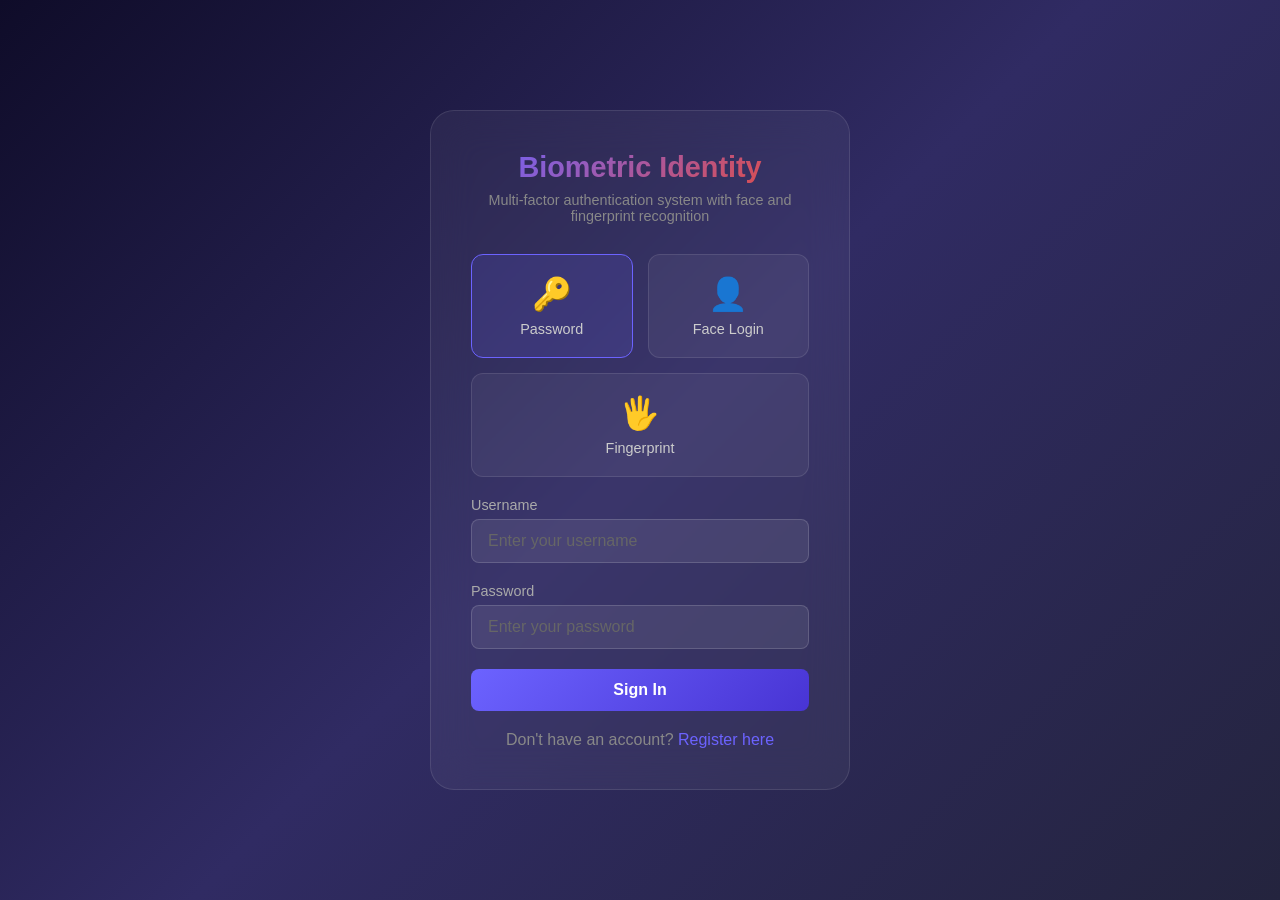
<file: frontend/index.html>
<!DOCTYPE html>
<html lang="en">
<head>
    <meta charset="UTF-8">
    <meta name="viewport" content="width=device-width, initial-scale=1.0">
    <title>Multi-Biometric Identity Verification System</title>
    <link rel="stylesheet" href="css/style.css">
</head>
<body>
    <div class="auth-container">
        <div class="auth-card">
            <h1>Biometric Identity</h1>
            <p class="subtitle">Multi-factor authentication system with face and fingerprint recognition</p>

            <div id="message"></div>

            <div class="biometric-options">
                <div class="biometric-option selected" onclick="selectLoginOption('password')">
                    <div class="icon">🔑</div>
                    <div class="label">Password</div>
                </div>
                <div class="biometric-option" onclick="selectLoginOption('face')">
                    <div class="icon">👤</div>
                    <div class="label">Face Login</div>
                </div>
                <div class="biometric-option" onclick="selectLoginOption('fingerprint')">
                    <div class="icon">🖐️</div>
                    <div class="label">Fingerprint</div>
                </div>
            </div>

            <div id="password-login" class="tab-content active">
                <form id="loginForm" onsubmit="handlePasswordLogin(event)">
                    <div class="form-group">
                        <label for="username">Username</label>
                        <input type="text" id="username" placeholder="Enter your username" required>
                    </div>
                    <div class="form-group">
                        <label for="password">Password</label>
                        <input type="password" id="password" placeholder="Enter your password" required>
                    </div>
                    <button type="submit" class="btn btn-primary" style="width:100%">Sign In</button>
                </form>
            </div>

            <div id="face-login" class="tab-content">
                <p style="color:#aaa;margin-bottom:15px;font-size:0.9rem">Capture your face to authenticate. Use a webcam or upload an image.</p>
                <div class="camera-container">
                    <video id="faceVideo" autoplay muted playsinline></video>
                    <canvas id="faceCanvas"></canvas>
                </div>
                <div style="display:flex;gap:10px;margin-top:15px">
                    <button onclick="startCamera()" class="btn btn-secondary" style="flex:1">📷 Start Camera</button>
                    <button onclick="captureFace()" class="btn btn-primary" style="flex:1" disabled id="captureBtn">Capture</button>
                </div>
                <input type="file" id="faceUpload" accept="image/*" style="display:none" onchange="handleFaceUpload(event)">
                <button onclick="document.getElementById('faceUpload').click()" class="btn btn-secondary" style="width:100%;margin-top:10px">📁 Upload Face Image</button>
                <button onclick="loginWithFace()" class="btn btn-success" style="width:100%;margin-top:15px" id="faceLoginBtn" disabled>Login with Face</button>
            </div>

            <div id="fingerprint-login" class="tab-content">
                <p style="color:#aaa;margin-bottom:15px;font-size:0.9rem">Enter your fingerprint code (simulated) or use the fingerprint scanner.</p>
                <div class="form-group">
                    <label for="fingerprintCode">Fingerprint Code</label>
                    <input type="text" id="fingerprintCode" placeholder="Enter your fingerprint code">
                </div>
                <button onclick="loginWithFingerprint()" class="btn btn-primary" style="width:100%">🔍 Verify Fingerprint</button>
            </div>

            <div class="auth-footer">
                Don't have an account? <a href="register.html">Register here</a>
            </div>
        </div>
    </div>

    <script src="js/api.js"></script>
    <script src="js/auth.js"></script>
</body>
</html>
</file>
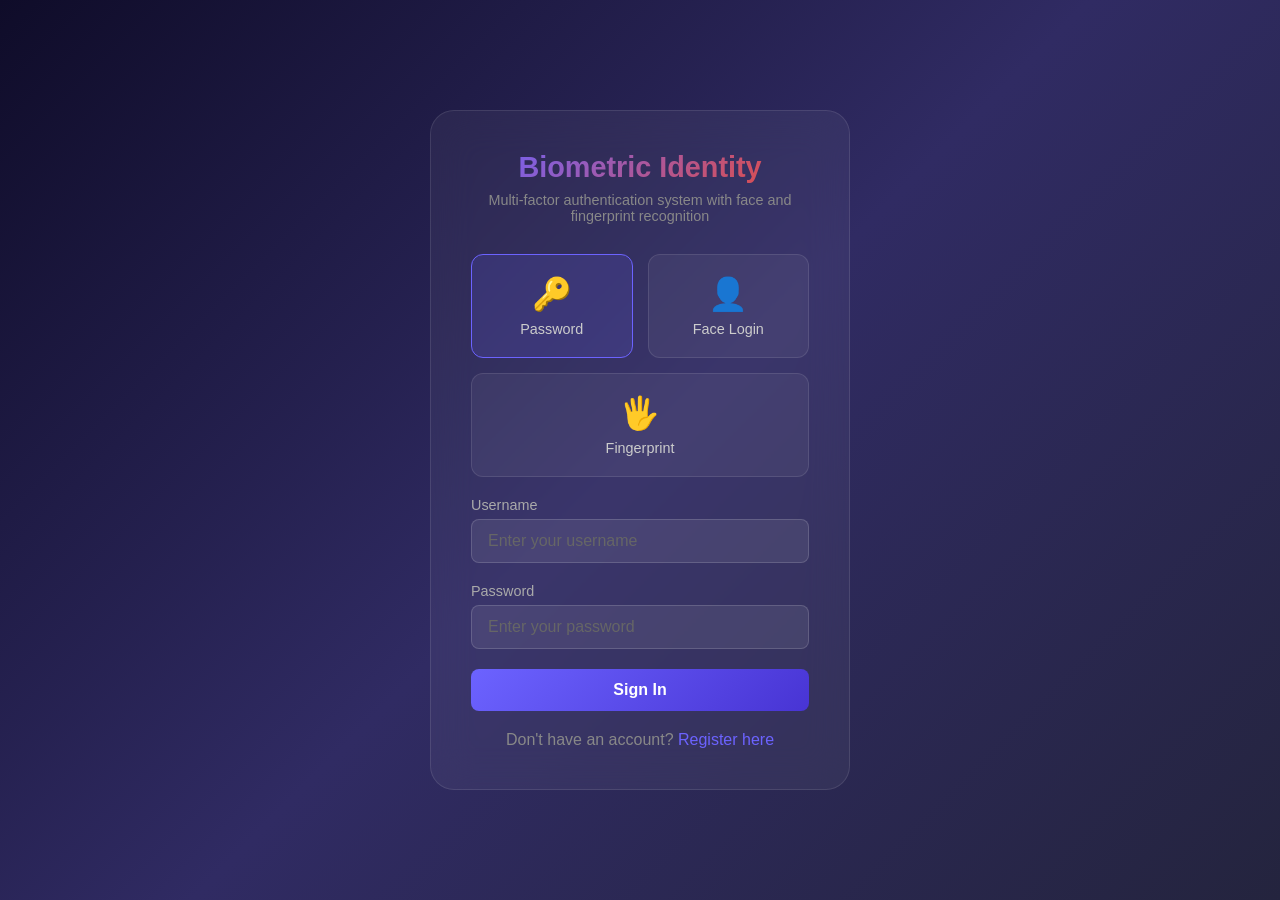
<file: frontend/admin.html>
<!DOCTYPE html>
<html lang="en">
<head>
    <meta charset="UTF-8">
    <meta name="viewport" content="width=device-width, initial-scale=1.0">
    <title>Admin Panel - Biometric Identity System</title>
    <link rel="stylesheet" href="css/style.css">
</head>
<body>
    <div class="container">
        <nav class="navbar">
            <div class="brand">BioIdentity Admin</div>
            <div class="nav-links">
                <span class="user-info" id="userInfo">Loading...</span>
                <a href="dashboard.html">Dashboard</a>
                <a href="admin.html">Admin</a>
                <a href="javascript:void(0)" onclick="logout()">Logout</a>
            </div>
        </nav>

        <div id="message"></div>

        <div class="grid-3 mb-20" id="statCards">
            <div class="stat-card">
                <div class="stat-value" id="totalUsers">-</div>
                <div class="stat-label">Total Users</div>
            </div>
            <div class="stat-card">
                <div class="stat-value" id="todayAttendance">-</div>
                <div class="stat-label">Today's Attendance</div>
            </div>
            <div class="stat-card">
                <div class="stat-value" id="biometricCount">-</div>
                <div class="stat-label">Biometrics Registered</div>
            </div>
        </div>

        <div class="tab-container">
            <button class="tab-btn active" onclick="switchAdminTab('users', this)">Users</button>
            <button class="tab-btn" onclick="switchAdminTab('attendance', this)">Attendance</button>
            <button class="tab-btn" onclick="switchAdminTab('actions', this)">Admin Log</button>
            <button class="tab-btn" onclick="switchAdminTab('settings', this)">Settings</button>
        </div>

        <div id="admin-users" class="tab-content active">
            <div class="card">
                <div class="flex-between mb-20">
                    <h2>User Management</h2>
                </div>
                <div class="search-box">
                    <input type="text" id="userSearch" placeholder="Search users by name, username, or email..." oninput="searchUsers()">
                    <button onclick="loadUsers()" class="btn btn-primary">Search</button>
                </div>
                <div id="usersTable">
                    <div class="loading"></div>
                </div>
            </div>
        </div>

        <div id="admin-attendance" class="tab-content">
            <div class="card">
                <div class="flex-between mb-20">
                    <h2>Attendance Records</h2>
                </div>
                <div id="attendanceTable">
                    <div class="loading"></div>
                </div>
            </div>
        </div>

        <div id="admin-actions" class="tab-content">
            <div class="card">
                <div class="flex-between mb-20">
                    <h2>Admin Action Log</h2>
                </div>
                <div id="actionsTable">
                    <div class="loading"></div>
                </div>
            </div>
        </div>

        <div id="admin-settings" class="tab-content">
            <div class="card">
                <h2>System Settings</h2>
                <p style="color:#888;margin-bottom:20px">Configure the biometric identity verification system.</p>
                <div class="form-group">
                    <label>Face Recognition Threshold</label>
                    <input type="range" id="faceThreshold" min="0.1" max="0.8" step="0.05" value="0.4" style="width:100%">
                    <span style="color:#888;font-size:0.85rem">Current: <span id="faceThresholdVal">0.40</span></span>
                </div>
                <div class="form-group">
                    <label>Fingerprint Match Threshold</label>
                    <input type="range" id="fpThreshold" min="0.5" max="0.95" step="0.05" value="0.75" style="width:100%">
                    <span style="color:#888;font-size:0.85rem">Current: <span id="fpThresholdVal">0.75</span></span>
                </div>
                <button onclick="saveSettings()" class="btn btn-primary">Save Settings</button>
            </div>
        </div>
    </div>

    <div id="userModal" class="modal-overlay hidden" onclick="if(event.target===this)closeUserModal()">
        <div class="modal">
            <h2 id="userModalTitle">User Details</h2>
            <div id="userModalBody"></div>
            <div class="modal-actions">
                <button onclick="closeUserModal()" class="btn btn-secondary">Close</button>
            </div>
        </div>
    </div>

    <script src="js/api.js"></script>
    <script src="js/auth.js"></script>
    <script src="js/admin.js"></script>
</body>
</html>
</file>
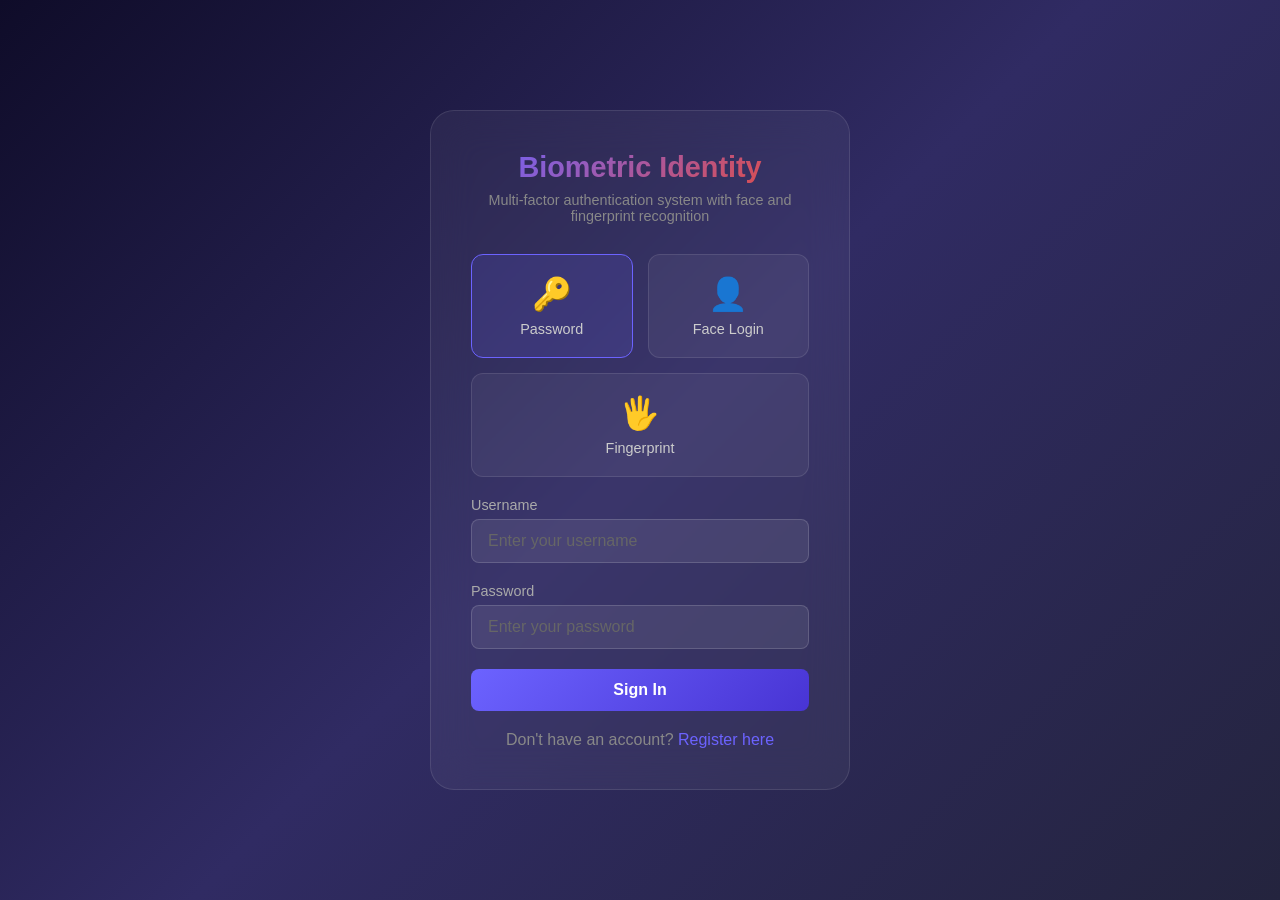
<file: frontend/dashboard.html>
<!DOCTYPE html>
<html lang="en">
<head>
    <meta charset="UTF-8">
    <meta name="viewport" content="width=device-width, initial-scale=1.0">
    <title>Dashboard - Biometric Identity System</title>
    <link rel="stylesheet" href="css/style.css">
</head>
<body>
    <div class="container">
        <nav class="navbar">
            <div class="brand">BioIdentity System</div>
            <div class="nav-links">
                <span class="user-info" id="userInfo">Loading...</span>
                <a href="dashboard.html">Dashboard</a>
                <a href="javascript:void(0)" onclick="registerBiometric()">Add Biometric</a>
                <a href="javascript:void(0)" onclick="logout()">Logout</a>
            </div>
        </nav>

        <div id="message"></div>

        <div class="grid-2 mb-20">
            <div class="card">
                <div class="flex-between mb-10">
                    <h2>Profile</h2>
                    <span id="roleBadge"></span>
                </div>
                <div id="profileInfo">
                    <div class="loading"></div>
                </div>
            </div>
            <div class="card">
                <div class="flex-between mb-10">
                    <h2>Attendance</h2>
                    <span class="badge badge-active" id="todayStatus">Today: --</span>
                </div>
                <div id="attendanceActions">
                    <button onclick="checkIn()" class="btn btn-success" style="width:100%" id="checkInBtn">Check In Now</button>
                </div>
                <div id="attendanceList" style="margin-top:20px">
                    <div class="loading"></div>
                </div>
            </div>
        </div>

        <div class="card">
            <div class="flex-between mb-10">
                <h2>Registered Biometrics</h2>
                <button onclick="registerBiometric()" class="btn btn-secondary">+ Add</button>
            </div>
            <div id="biometricList">
                <div class="loading"></div>
            </div>
        </div>
    </div>

    <div id="biometricModal" class="modal-overlay hidden" onclick="if(event.target===this)closeBiometricModal()">
        <div class="modal">
            <h2>Register Biometric</h2>
            <div id="biometricModalBody"></div>
            <div class="modal-actions">
                <button onclick="closeBiometricModal()" class="btn btn-secondary">Cancel</button>
            </div>
        </div>
    </div>

    <script src="js/api.js"></script>
    <script src="js/auth.js"></script>
    <script src="js/face.js"></script>
</body>
</html>
</file>
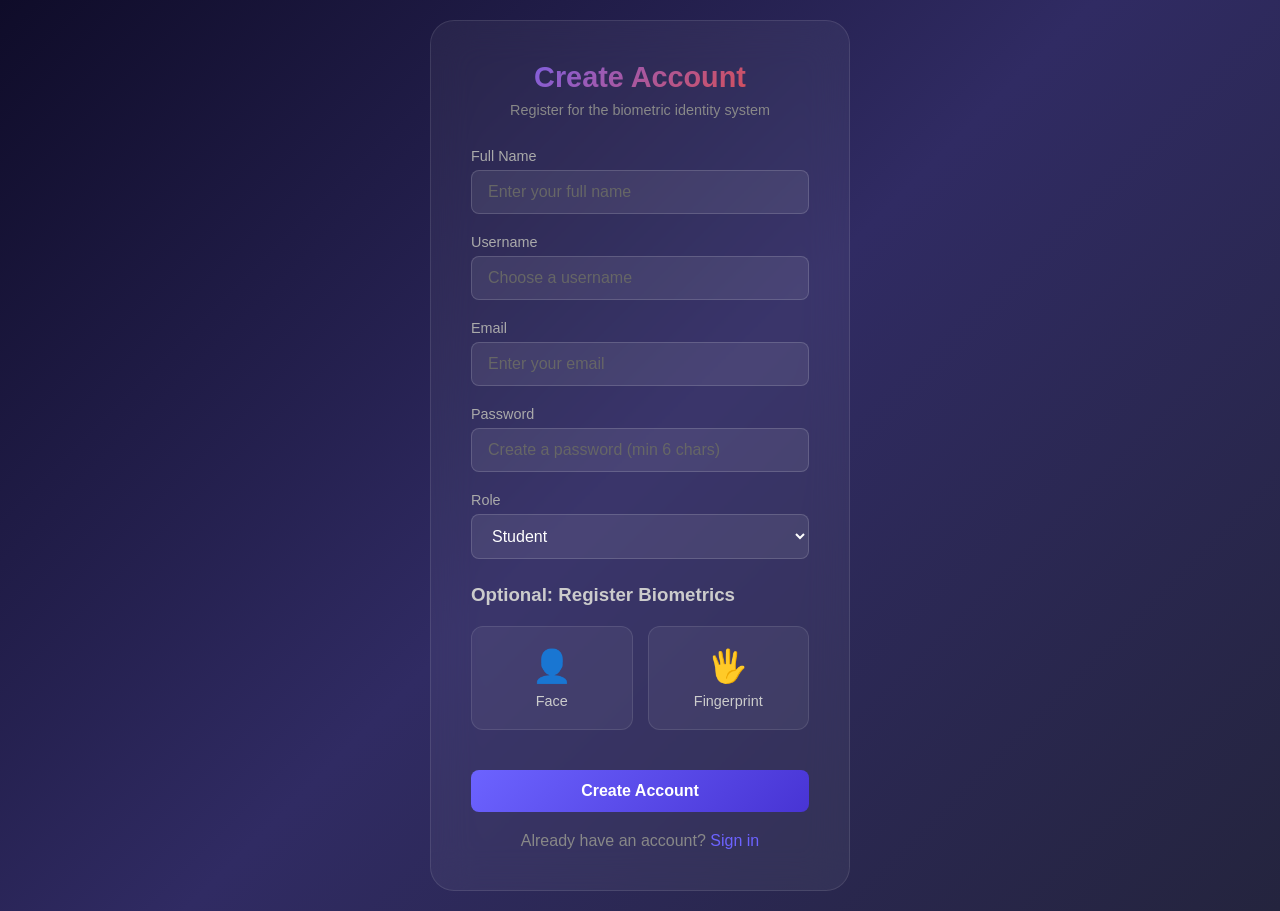
<file: frontend/register.html>
<!DOCTYPE html>
<html lang="en">
<head>
    <meta charset="UTF-8">
    <meta name="viewport" content="width=device-width, initial-scale=1.0">
    <title>Register - Biometric Identity System</title>
    <link rel="stylesheet" href="css/style.css">
</head>
<body>
    <div class="auth-container">
        <div class="auth-card">
            <h1>Create Account</h1>
            <p class="subtitle">Register for the biometric identity system</p>

            <div id="message"></div>

            <form id="registerForm" onsubmit="handleRegister(event)">
                <div class="form-group">
                    <label for="fullName">Full Name</label>
                    <input type="text" id="fullName" placeholder="Enter your full name" required>
                </div>
                <div class="form-group">
                    <label for="username">Username</label>
                    <input type="text" id="username" placeholder="Choose a username" required>
                </div>
                <div class="form-group">
                    <label for="email">Email</label>
                    <input type="email" id="email" placeholder="Enter your email" required>
                </div>
                <div class="form-group">
                    <label for="password">Password</label>
                    <input type="password" id="password" placeholder="Create a password (min 6 chars)" required>
                </div>
                <div class="form-group">
                    <label for="role">Role</label>
                    <select id="role">
                        <option value="student">Student</option>
                        <option value="admin">Admin</option>
                    </select>
                </div>

                <h3 style="margin-top:25px;margin-bottom:15px;color:#ccc">Optional: Register Biometrics</h3>

                <div class="biometric-options">
                    <div class="biometric-option" id="reg-face-option" onclick="toggleRegBiometric('face')">
                        <div class="icon">👤</div>
                        <div class="label">Face</div>
                    </div>
                    <div class="biometric-option" id="reg-fp-option" onclick="toggleRegBiometric('fingerprint')">
                        <div class="icon">🖐️</div>
                        <div class="label">Fingerprint</div>
                    </div>
                </div>

                <div id="reg-face-section" class="hidden">
                    <p style="color:#aaa;margin-bottom:10px;font-size:0.9rem">Capture your face for biometric registration.</p>
                    <div class="camera-container">
                        <video id="regFaceVideo" autoplay muted playsinline></video>
                        <canvas id="regFaceCanvas"></canvas>
                    </div>
                    <div style="display:flex;gap:10px;margin-top:10px">
                        <button type="button" onclick="startRegCamera()" class="btn btn-secondary" style="flex:1">📷 Start Camera</button>
                        <button type="button" onclick="captureRegFace()" class="btn btn-primary" style="flex:1" id="regCaptureBtn" disabled>Capture</button>
                    </div>
                    <input type="file" id="regFaceUpload" accept="image/*" style="display:none" onchange="handleRegFaceUpload(event)">
                    <button type="button" onclick="document.getElementById('regFaceUpload').click()" class="btn btn-secondary" style="width:100%;margin-top:10px">📁 Upload Face Image</button>
                </div>

                <div id="reg-fingerprint-section" class="hidden">
                    <p style="color:#aaa;margin-bottom:10px;font-size:0.9rem">Enter a fingerprint code to simulate fingerprint registration.</p>
                    <div class="form-group">
                        <input type="text" id="regFingerprintCode" placeholder="Enter fingerprint code">
                    </div>
                </div>

                <button type="submit" class="btn btn-primary" style="width:100%;margin-top:20px">Create Account</button>
            </form>

            <div class="auth-footer">
                Already have an account? <a href="index.html">Sign in</a>
            </div>
        </div>
    </div>

    <script src="js/api.js"></script>
    <script src="js/auth.js"></script>
</body>
</html>
</file>
<file: frontend/css/style.css>
* {
    margin: 0;
    padding: 0;
    box-sizing: border-box;
}

body {
    font-family: -apple-system, BlinkMacSystemFont, 'Segoe UI', Roboto, Oxygen, Ubuntu, sans-serif;
    background: linear-gradient(135deg, #0f0c29, #302b63, #24243e);
    min-height: 100vh;
    color: #e0e0e0;
}

.container {
    max-width: 1200px;
    margin: 0 auto;
    padding: 20px;
}

.card {
    background: rgba(255, 255, 255, 0.05);
    backdrop-filter: blur(20px);
    border: 1px solid rgba(255, 255, 255, 0.1);
    border-radius: 16px;
    padding: 30px;
    margin-bottom: 20px;
}

.card h2 {
    font-size: 1.5rem;
    margin-bottom: 20px;
    color: #fff;
}

.card h3 {
    font-size: 1.2rem;
    margin-bottom: 15px;
    color: #ccc;
}

.form-group {
    margin-bottom: 20px;
}

.form-group label {
    display: block;
    margin-bottom: 6px;
    color: #aaa;
    font-size: 0.9rem;
    font-weight: 500;
}

.form-group input,
.form-group select {
    width: 100%;
    padding: 12px 16px;
    background: rgba(255, 255, 255, 0.08);
    border: 1px solid rgba(255, 255, 255, 0.15);
    border-radius: 8px;
    color: #fff;
    font-size: 1rem;
    outline: none;
    transition: border-color 0.3s;
}

.form-group input:focus,
.form-group select:focus {
    border-color: #6c63ff;
}

.form-group input::placeholder {
    color: #666;
}

.btn {
    display: inline-flex;
    align-items: center;
    justify-content: center;
    gap: 8px;
    padding: 12px 24px;
    border: none;
    border-radius: 8px;
    font-size: 1rem;
    font-weight: 600;
    cursor: pointer;
    transition: all 0.3s;
    text-decoration: none;
}

.btn-primary {
    background: linear-gradient(135deg, #6c63ff, #4834d4);
    color: #fff;
}

.btn-primary:hover {
    transform: translateY(-2px);
    box-shadow: 0 8px 25px rgba(108, 99, 255, 0.4);
}

.btn-secondary {
    background: rgba(255, 255, 255, 0.1);
    color: #e0e0e0;
    border: 1px solid rgba(255, 255, 255, 0.2);
}

.btn-secondary:hover {
    background: rgba(255, 255, 255, 0.2);
}

.btn-danger {
    background: linear-gradient(135deg, #e74c3c, #c0392b);
    color: #fff;
}

.btn-danger:hover {
    transform: translateY(-2px);
    box-shadow: 0 8px 25px rgba(231, 76, 60, 0.4);
}

.btn-success {
    background: linear-gradient(135deg, #2ecc71, #27ae60);
    color: #fff;
}

.btn-success:hover {
    transform: translateY(-2px);
    box-shadow: 0 8px 25px rgba(46, 204, 113, 0.4);
}

.btn:disabled {
    opacity: 0.6;
    cursor: not-allowed;
    transform: none !important;
}

.auth-container {
    display: flex;
    justify-content: center;
    align-items: center;
    min-height: 100vh;
    padding: 20px;
}

.auth-card {
    background: rgba(255, 255, 255, 0.05);
    backdrop-filter: blur(20px);
    border: 1px solid rgba(255, 255, 255, 0.1);
    border-radius: 24px;
    padding: 40px;
    width: 100%;
    max-width: 420px;
}

.auth-card h1 {
    text-align: center;
    margin-bottom: 8px;
    background: linear-gradient(135deg, #6c63ff, #e74c3c);
    -webkit-background-clip: text;
    -webkit-text-fill-color: transparent;
    font-size: 1.8rem;
}

.auth-card .subtitle {
    text-align: center;
    color: #888;
    margin-bottom: 30px;
    font-size: 0.9rem;
}

.auth-card .auth-footer {
    text-align: center;
    margin-top: 20px;
    color: #888;
}

.auth-card .auth-footer a {
    color: #6c63ff;
    text-decoration: none;
}

.auth-card .auth-footer a:hover {
    text-decoration: underline;
}

.alert {
    padding: 12px 16px;
    border-radius: 8px;
    margin-bottom: 20px;
    font-size: 0.9rem;
}

.alert-error {
    background: rgba(231, 76, 60, 0.15);
    border: 1px solid rgba(231, 76, 60, 0.3);
    color: #e74c3c;
}

.alert-success {
    background: rgba(46, 204, 113, 0.15);
    border: 1px solid rgba(46, 204, 113, 0.3);
    color: #2ecc71;
}

.alert-info {
    background: rgba(52, 152, 219, 0.15);
    border: 1px solid rgba(52, 152, 219, 0.3);
    color: #3498db;
}

.tab-container {
    display: flex;
    gap: 4px;
    margin-bottom: 25px;
    background: rgba(255, 255, 255, 0.05);
    border-radius: 12px;
    padding: 4px;
}

.tab-btn {
    flex: 1;
    padding: 10px 20px;
    border: none;
    background: transparent;
    color: #888;
    cursor: pointer;
    border-radius: 8px;
    font-size: 0.9rem;
    font-weight: 500;
    transition: all 0.3s;
}

.tab-btn.active {
    background: rgba(108, 99, 255, 0.3);
    color: #fff;
}

.tab-btn:hover:not(.active) {
    color: #ccc;
}

.tab-content {
    display: none;
}

.tab-content.active {
    display: block;
}

.navbar {
    display: flex;
    justify-content: space-between;
    align-items: center;
    padding: 15px 0;
    margin-bottom: 30px;
    border-bottom: 1px solid rgba(255, 255, 255, 0.1);
}

.navbar .brand {
    font-size: 1.3rem;
    font-weight: 700;
    background: linear-gradient(135deg, #6c63ff, #e74c3c);
    -webkit-background-clip: text;
    -webkit-text-fill-color: transparent;
}

.navbar .nav-links {
    display: flex;
    gap: 15px;
    align-items: center;
}

.navbar .nav-links a {
    color: #aaa;
    text-decoration: none;
    font-size: 0.9rem;
    transition: color 0.3s;
}

.navbar .nav-links a:hover {
    color: #fff;
}

.navbar .nav-links .user-info {
    color: #888;
    font-size: 0.85rem;
    padding: 6px 12px;
    background: rgba(255, 255, 255, 0.05);
    border-radius: 6px;
}

.badge {
    display: inline-block;
    padding: 3px 10px;
    border-radius: 20px;
    font-size: 0.75rem;
    font-weight: 600;
    text-transform: uppercase;
}

.badge-admin {
    background: rgba(231, 76, 60, 0.2);
    color: #e74c3c;
}

.badge-student {
    background: rgba(52, 152, 219, 0.2);
    color: #3498db;
}

.badge-active {
    background: rgba(46, 204, 113, 0.2);
    color: #2ecc71;
}

.badge-inactive {
    background: rgba(149, 165, 166, 0.2);
    color: #95a5a6;
}

table {
    width: 100%;
    border-collapse: collapse;
    margin-top: 15px;
}

table th,
table td {
    padding: 12px 15px;
    text-align: left;
    border-bottom: 1px solid rgba(255, 255, 255, 0.08);
}

table th {
    color: #888;
    font-weight: 600;
    font-size: 0.85rem;
    text-transform: uppercase;
    letter-spacing: 0.5px;
}

table td {
    color: #ccc;
    font-size: 0.9rem;
}

table tr:hover td {
    background: rgba(255, 255, 255, 0.03);
}

.grid-2 {
    display: grid;
    grid-template-columns: 1fr 1fr;
    gap: 20px;
}

.grid-3 {
    display: grid;
    grid-template-columns: 1fr 1fr 1fr;
    gap: 20px;
}

.stat-card {
    background: rgba(255, 255, 255, 0.05);
    border-radius: 12px;
    padding: 20px;
    text-align: center;
}

.stat-card .stat-value {
    font-size: 2rem;
    font-weight: 700;
    color: #fff;
}

.stat-card .stat-label {
    color: #888;
    font-size: 0.85rem;
    margin-top: 4px;
}

.camera-container {
    width: 100%;
    max-width: 400px;
    margin: 0 auto;
}

.camera-container video {
    width: 100%;
    border-radius: 8px;
    background: #000;
}

.camera-container canvas {
    display: none;
}

.biometric-options {
    display: flex;
    gap: 15px;
    margin: 20px 0;
    flex-wrap: wrap;
}

.biometric-option {
    flex: 1;
    min-width: 140px;
    padding: 20px;
    background: rgba(255, 255, 255, 0.05);
    border: 1px solid rgba(255, 255, 255, 0.1);
    border-radius: 12px;
    text-align: center;
    cursor: pointer;
    transition: all 0.3s;
}

.biometric-option:hover {
    background: rgba(255, 255, 255, 0.1);
    border-color: #6c63ff;
}

.biometric-option.selected {
    background: rgba(108, 99, 255, 0.15);
    border-color: #6c63ff;
}

.biometric-option .icon {
    font-size: 2rem;
    margin-bottom: 8px;
}

.biometric-option .label {
    color: #ccc;
    font-size: 0.9rem;
}

.loading {
    display: flex;
    justify-content: center;
    align-items: center;
    padding: 40px;
}

.loading::after {
    content: '';
    width: 40px;
    height: 40px;
    border: 3px solid rgba(255, 255, 255, 0.1);
    border-top-color: #6c63ff;
    border-radius: 50%;
    animation: spin 0.8s linear infinite;
}

@keyframes spin {
    to { transform: rotate(360deg); }
}

.hidden {
    display: none !important;
}

.mt-10 { margin-top: 10px; }
.mt-20 { margin-top: 20px; }
.mb-10 { margin-bottom: 10px; }
.mb-20 { margin-bottom: 20px; }
.text-center { text-align: center; }
.text-right { text-align: right; }
.flex { display: flex; }
.flex-between { display: flex; justify-content: space-between; align-items: center; }
.gap-10 { gap: 10px; }
.gap-15 { gap: 15px; }

.search-box {
    display: flex;
    gap: 10px;
    margin-bottom: 20px;
}

.search-box input {
    flex: 1;
    padding: 12px 16px;
    background: rgba(255, 255, 255, 0.08);
    border: 1px solid rgba(255, 255, 255, 0.15);
    border-radius: 8px;
    color: #fff;
    font-size: 0.9rem;
    outline: none;
}

.search-box input:focus {
    border-color: #6c63ff;
}

.modal-overlay {
    position: fixed;
    top: 0;
    left: 0;
    right: 0;
    bottom: 0;
    background: rgba(0, 0, 0, 0.7);
    display: flex;
    justify-content: center;
    align-items: center;
    z-index: 1000;
}

.modal {
    background: #1a1a2e;
    border-radius: 16px;
    padding: 30px;
    max-width: 500px;
    width: 90%;
    max-height: 80vh;
    overflow-y: auto;
}

.modal h2 {
    margin-bottom: 20px;
}

.modal .modal-actions {
    display: flex;
    gap: 10px;
    justify-content: flex-end;
    margin-top: 20px;
}

@media (max-width: 768px) {
    .grid-2, .grid-3 {
        grid-template-columns: 1fr;
    }

    .navbar {
        flex-direction: column;
        gap: 10px;
    }

    .navbar .nav-links {
        flex-wrap: wrap;
        justify-content: center;
    }

    .biometric-options {
        flex-direction: column;
    }

    .auth-card {
        padding: 25px;
    }
}
</file>
